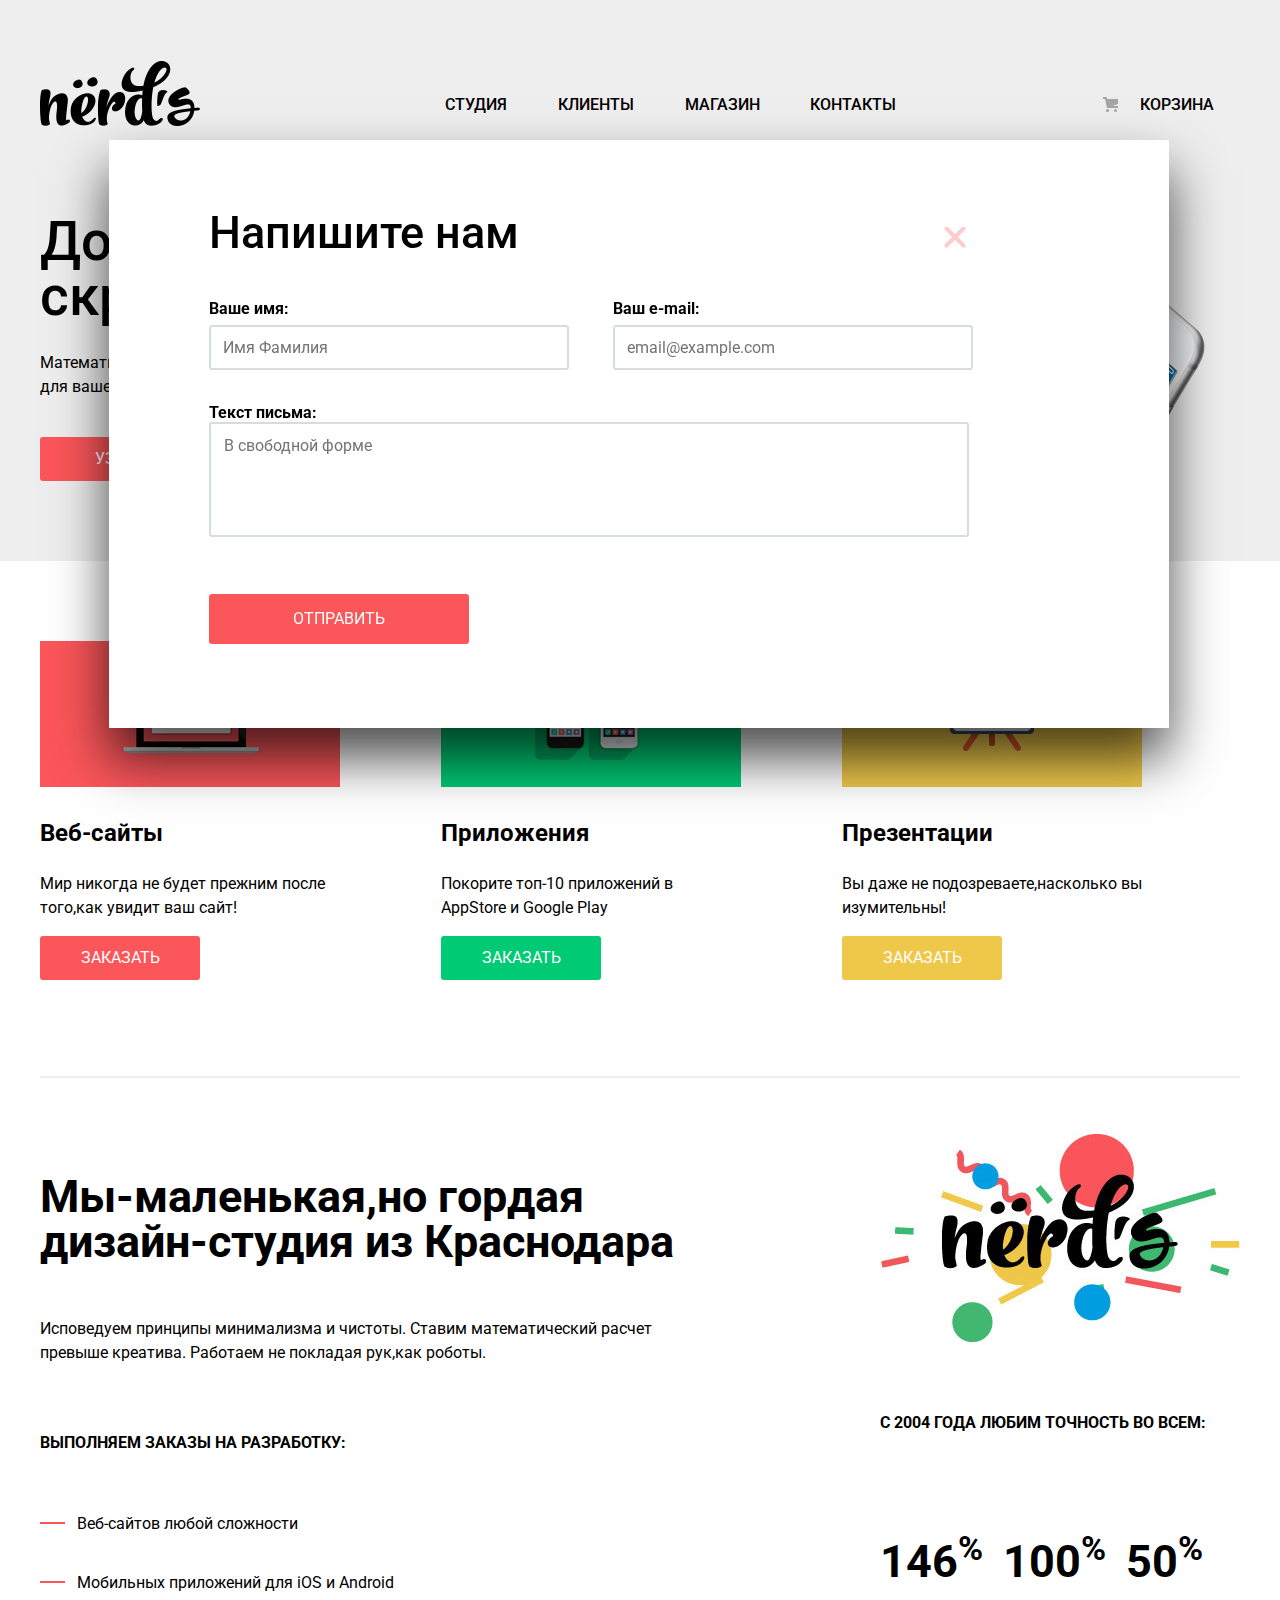
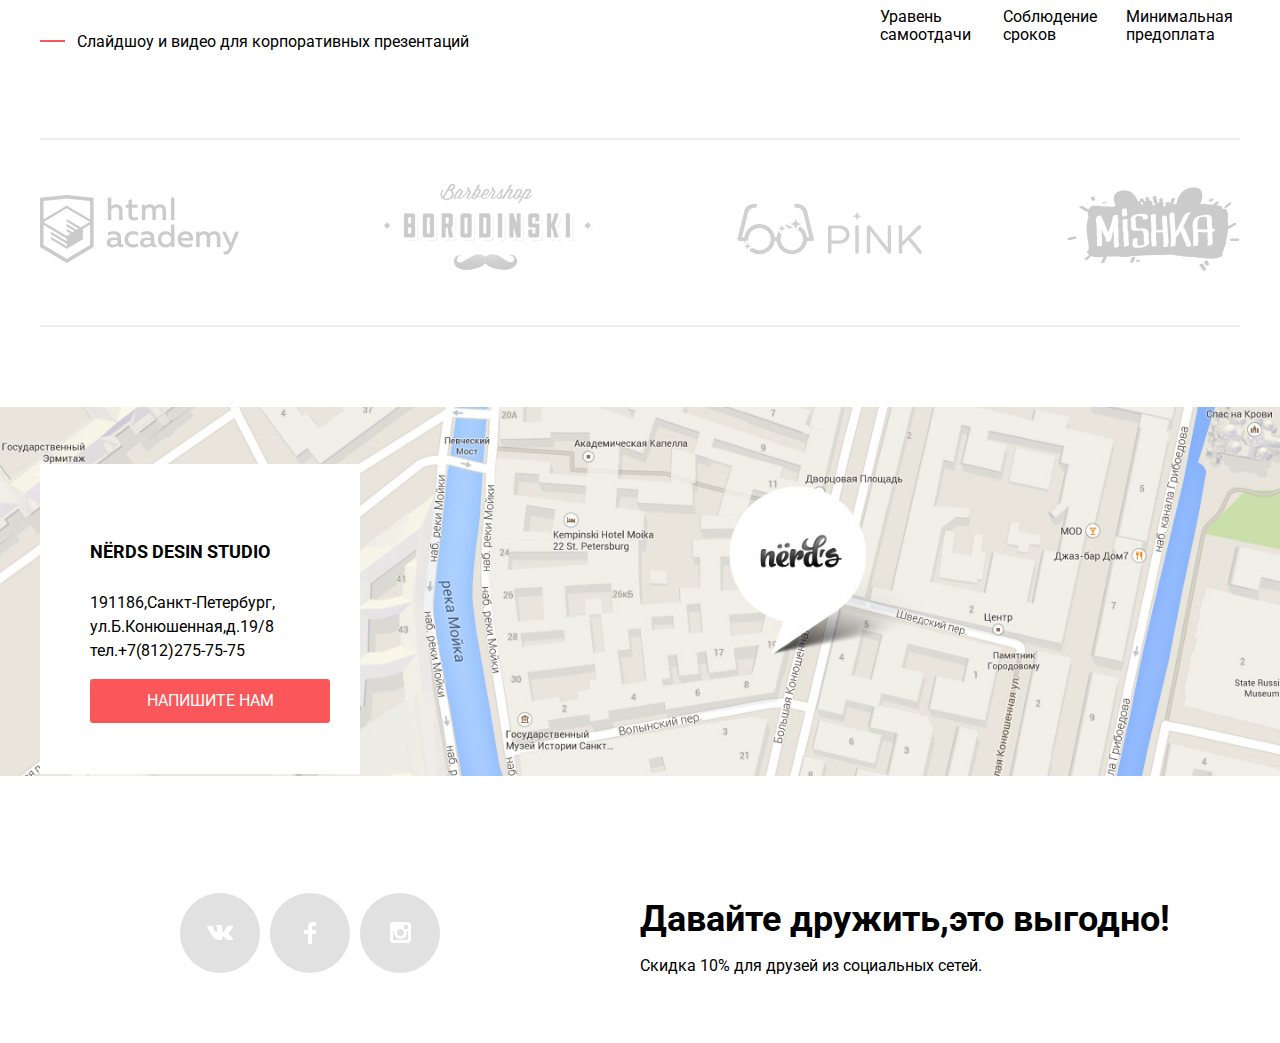
<file: index.html>
<!DOCTYPE html>
<html lang="ru">

<head>
  <meta charset="utf-8">
  <title>HTML Academy: Нёрдс</title>
  <link href="https://fonts.googleapis.com/css?family=Roboto:400,500,700&amp;subset=cyrillic" rel="stylesheet">
  <link rel="stylesheet" href="css/normalize.css">
  <link rel="stylesheet" href="css/style.css">
</head>

<body>
  <header class="main-header">
    <div class="container">
      <nav class="main-navigation">
        <a class="main-header-logo">
          <img src="img/nerds-logo.png" width="160" height="65" alt="Логотип дизайн-студии Нёрдс">
        </a>
        <ul class="site-navigation">
          <li><a href="index.html">Студия</a></li>
          <li><a href="clientage.html">Клиенты</a></li>
          <li><a href="catalog.html">Магазин</a></li>
          <li><a href="contacts.html">Контакты</a></li>
          <li><a class="cart-link" href="cart.html">Корзина</a></li>
        </ul>
      </nav>
    </div>
  </header>
  <div class="slider">
    <div class="container">
      <h2 class="visually-hidden">Преимущества</h2>
      <input class="visually-hidden" type="radio" id="product-1" name="toggle" checked>
      <input class="visually-hidden" type="radio" id="product-2" name="toggle">
      <input class="visually-hidden" type="radio" id="product-3" name="toggle">
      <!--    <div class="slider-controls">
        <label class="slider-controls-item slider-controls-item--1" for="product-1">Первый</label>
        <label class="slider-controls-item slider-controls-item--2" for="product-2">Второй</label>
        <label class="slider-controls-item slider-controls-item--3" for="product-3">Третий</label>
      </div> -->
      <ul class="slider-list">
        <li class="slider-item">
          <h3>Долго, дорого, скрупулезно.</h3>
          <p>Математически выверенный дизайн<br> для вашего сайта или мобильного приложения.</p>
          <a class="slider-item-button button" href="#">УЗНАТЬ БОЛЬШЕ</a>
        </li>
        <li class="slider-item">
          <h3>Любим математику как никто другой</h3>
          <p>Никакого креатива,только математические формулы для расчета идеальных пропорций.</p>
          <a class="slider-item-button button" href="#">УЗНАТЬ БОЛЬШЕ</a>
        </li>
        <li class="slider-item">
          <h3>Только ночь,<br>
              только хардкор</h3>
          <p>Работать днем,как все? Мы против этого.<br> Ближе к полуночи работа только начинается.</p>
          <a class="slider-item-button button" href="#">УЗНАТЬ БОЛЬШЕ</a>
        </li>
      </ul>
    </div>
  </div>
    <div class="container">
      <div class="container">
        <h2 class="visually-hidden">Услуги</h2>
        <div class="services">
          <ul class="services-list">
            <li class="index-item">
              <figure>
                <img src="img/illustration-1.jpg" width="300" height="146" alt="картинка">
              </figure>
              <h3>Веб-сайты</h3>
              <p>Мир никогда не будет прежним после того,как увидит ваш сайт!</p>
              <a class="button" href="order">Заказать</a>
            </li>
            <li class="index-item">
              <figure>
                <img src="img/illustration-2.jpg" width="300" height="146" alt="картинка">
              </figure>
              <h3>Приложения</h3>
              <p>Покорите топ-10 приложений в AppStore и Google Play</p>
              <a class="button button-green" href="order">Заказать</a>
            </li>
            <li class="index-item">
              <figure>
                <img src="img/illustration-3.jpg" width="300" height="146" alt="картинка">
              </figure>
              <h3>Презентации</h3>
              <p>Вы даже не подозреваете,насколько вы изумительны!</p>
              <a class="button button-yellow" href="order">Заказать</a>
            </li>
          </ul>
        </div>
    </div>
  </div>
  <div class="index-columns">
    <div class="container">
      <div class="info">
        <h2 class="visually-hidden">Информация о дизайн-студии</h2>
        <b>Мы-маленькая,но гордая<br> дизайн-студия из Краснодара</b>
        <p>
          Исповедуем принципы минимализма и чистоты. Ставим математический расчет<br> превыше креатива. Работаем не покладая рук,как роботы.
        </p>
        <h4>ВЫПОЛНЯЕМ ЗАКАЗЫ НА РАЗРАБОТКУ:</h4>
        <ul class="info-list">
          <li>Веб-сайтов любой сложности</li>
          <li>Мобильных приложений для iOS и Android</li>
          <li>Слайдшоу и видео для корпоративных презентаций</li>
        </ul>
      </div>
      <div class="features">
        <figure>
          <img src="img/nerds-illustration.jpg" width="360" height="208" alt="Картинка">
        </figure>
        <h4>С 2004 ГОДА ЛЮБИМ ТОЧНОСТЬ ВО ВСЕМ:</h4>
        <ul class="features-list">
          <li class="feature-item">
            <h3>146<sup>%</sup></h3>
            <p>Уравень самоотдачи</p>
          </li>
          <li class="feature-item">
            <h3>100<sup>%</sup></h3>
            <p>Соблюдение сроков</p>
          </li>
          <li class="feature-item">
            <h3>50<sup>%</sup></h3>
            <p>Минимальная предоплата</p>
          </li>
        </ul>
      </div>
    </div>
  </div>
  <div class="partners">
    <div class="container">
      <section class="partners">
        <ul class="partners-list">
          <li class="partners-item"><a href="#"><img src="img/logo-1.png" width="199" height="68" alt="Логотип htmlacademy"></a></li>
          <li class="partners-item"><a href="#"><img src="img/logo-2.png" width="209" height="90" alt="Логотип барбершопа Бородинский"></a></li>
          <li class="partners-item"><a href="#"><img src="img/logo-3.png" width="185" height="52" alt="Логотип мобильного приложения PINK"></a></li>
          <li class="partners-item"><a href="#"><img src="img/logo-4.png" width="173" height="84" alt="Логотип интернет-магазина MISHKA"></a></li>
        </ul>
      </section>
    </div>
  </div>
  <section class="map">
    <div class="map_wrapper">
      <img src="img/map.jpg" width="1440" height="416" alt="Офис компании по адресу:
                ул. Большая Конюшенная 19/8, Санкт-Петербург">
    </div>
    <div class="map-contact">
      <div class="container">
        <div class="adress">
          <h4>NЁRDS DESIN STUDIO</h4>
          <p>191186,Санкт-Петербург,<br> ул.Б.Конюшенная,д.19/8
            <br> тел.+7(812)275-75-75
          </p>
          <a class="button" href="contacts.html">Напишите нам</a>
        </div>
      </div>
    </div>
  </section>
  <footer class="main-footer">
      <div class="container">
        <ul class="footer-social">
          <li><a class="social-button" href="#"><span class="visually-hidden">Вконтакте</span><svg version="1.1" id="Layer_1" xmlns="http://www.w3.org/2000/svg" xmlns:xlink="http://www.w3.org/1999/xlink" x="0px" y="0px"
          	 width="26px" height="15px" viewBox="0 0 26 15" enable-background="new 0 0 26 15" xml:space="preserve">
          <path fill="#FFFFFF" d="M16.138,11.51c0.956-0.309,2.18,2.04,3.483,2.939c0.978,0.681,1.727,0.534,1.727,0.534l3.473-0.05
          	c0,0,1.815-0.112,0.957-1.554c-0.071-0.12-0.503-1.069-2.585-3.022c-2.177-2.043-1.882-1.712,0.739-5.244
          	c1.597-2.153,2.236-3.468,2.036-4.028c-0.192-0.539-1.365-0.399-1.365-0.399L20.69,0.713c-0.381,0.001-0.704,0.119-0.851,0.515
          	c-0.003,0.004-0.621,1.666-1.445,3.079c-1.741,2.989-2.436,3.148-2.724,2.961c-0.661-0.433-0.494-1.737-0.494-2.664
          	c0-2.897,0.432-4.105-0.846-4.417c-0.427-0.104-0.739-0.172-1.828-0.182c-1.392-0.021-2.574,0-3.244,0.329
          	c-0.445,0.223-0.786,0.712-0.579,0.74c0.26,0.035,0.843,0.16,1.155,0.586c0.401,0.552,0.389,1.789,0.389,1.789
          	s0.229,3.411-0.54,3.834c-0.528,0.29-1.25-0.302-2.803-3.016C6.087,2.879,5.488,1.345,5.488,1.345S5.372,1.06,5.162,0.904
          	C4.912,0.719,4.562,0.66,4.562,0.66L0.848,0.684c0,0-0.558,0.016-0.763,0.262C-0.097,1.164,0.07,1.614,0.07,1.614
          	s2.909,6.881,6.203,10.347c3.02,3.182,6.452,2.971,6.452,2.971h1.555c0,0,0.469-0.054,0.709-0.312
          	c0.224-0.24,0.214-0.691,0.214-0.691S15.172,11.82,16.138,11.51z"/>
          </svg></a></li>
          <li><a class="social-button" href="#"><span class="visually-hidden">Фейсбук</span><svg xmlns="http://www.w3.org/2000/svg" xmlns:xlink="http://www.w3.org/1999/xlink" x="0px" y="0px"
          	 width="12px" height="22px" viewBox="0 0 12 22" enable-background="new 0 0 12 22" xml:space="preserve">
          <path fill="#FFFFFF" d="M12,4V0H8C5.791,0,4,1.791,4,4v4H0v4h4v10h4V12h4V8H8V4H12z"/>
          </svg>
         </a></li>
          <li><a class="social-button" href="#"><span class="visually-hidden">Инстаграмм</span><?xml version="1.0" encoding="utf-8"?>
          <!-- Generator: Adobe Illustrator 15.0.0, SVG Export Plug-In . SVG Version: 6.00 Build 0)  -->
          <!DOCTYPE svg PUBLIC "-//W3C//DTD SVG 1.1//EN" "http://www.w3.org/Graphics/SVG/1.1/DTD/svg11.dtd">
          <svg version="1.1" id="Layer_1" xmlns="http://www.w3.org/2000/svg" xmlns:xlink="http://www.w3.org/1999/xlink" x="0px" y="0px"
          	 width="21px" height="21px" viewBox="0 0 21 21" enable-background="new 0 0 21 21" xml:space="preserve">
          <path fill="#FFFFFF" d="M18,0H3C1.35,0,0,1.35,0,3v15c0,1.65,1.35,3,3,3h15c1.65,0,3-1.35,3-3V3C21,1.35,19.65,0,18,0z M10.5,7
          	c1.93,0,3.5,1.57,3.5,3.5S12.43,14,10.5,14S7,12.43,7,10.5S8.57,7,10.5,7z M18,18H3V9h1.181C4.067,9.482,4,9.983,4,10.5
          	c0,3.59,2.91,6.5,6.5,6.5s6.5-2.91,6.5-6.5c0-0.517-0.066-1.018-0.181-1.5H18V18z M18,7h-4V3h4V7z"/>
          </svg>
          </a></li>
        </ul>
        <div class="discount">
          <b>Давайте дружить,это выгодно!</b>
          <p>Скидка 10% для друзей из социальных сетей.</p>
        </div>
      </div>
  </footer>
  <div class="modal modal-login">
    <div class="container">
      <h2>Напишите нам</h2>
      <form class="contacts-form" method="post" action="htts://htmlacademy.ru">
        <p class="contacts-name">
          <label for="contacts-name">Ваше имя:</label>
          <input id="contacts-name" type="text" name="name" placeholder="Имя Фамилия">
        </p>
        <p class="contacts-mail">
          <label for="contacts-mail">Ваш e-mail:</label>
          <input id="contacts-mail" type="email" placeholder="email@example.com">
        </p>
        <p class="comment-area">
          <label for="user-comment">Текст письма:</label>
          <textarea id="user-comment" type="user-comment" placeholder="В свободной форме"></textarea>
        </p>
        <button class="button" type="submit" name="send-form">Отправить</button>
      </form>
      <button class="close" type="button" name="close">Закрыть</button>
    </div>
  </div>

</body>

</html>
</file>
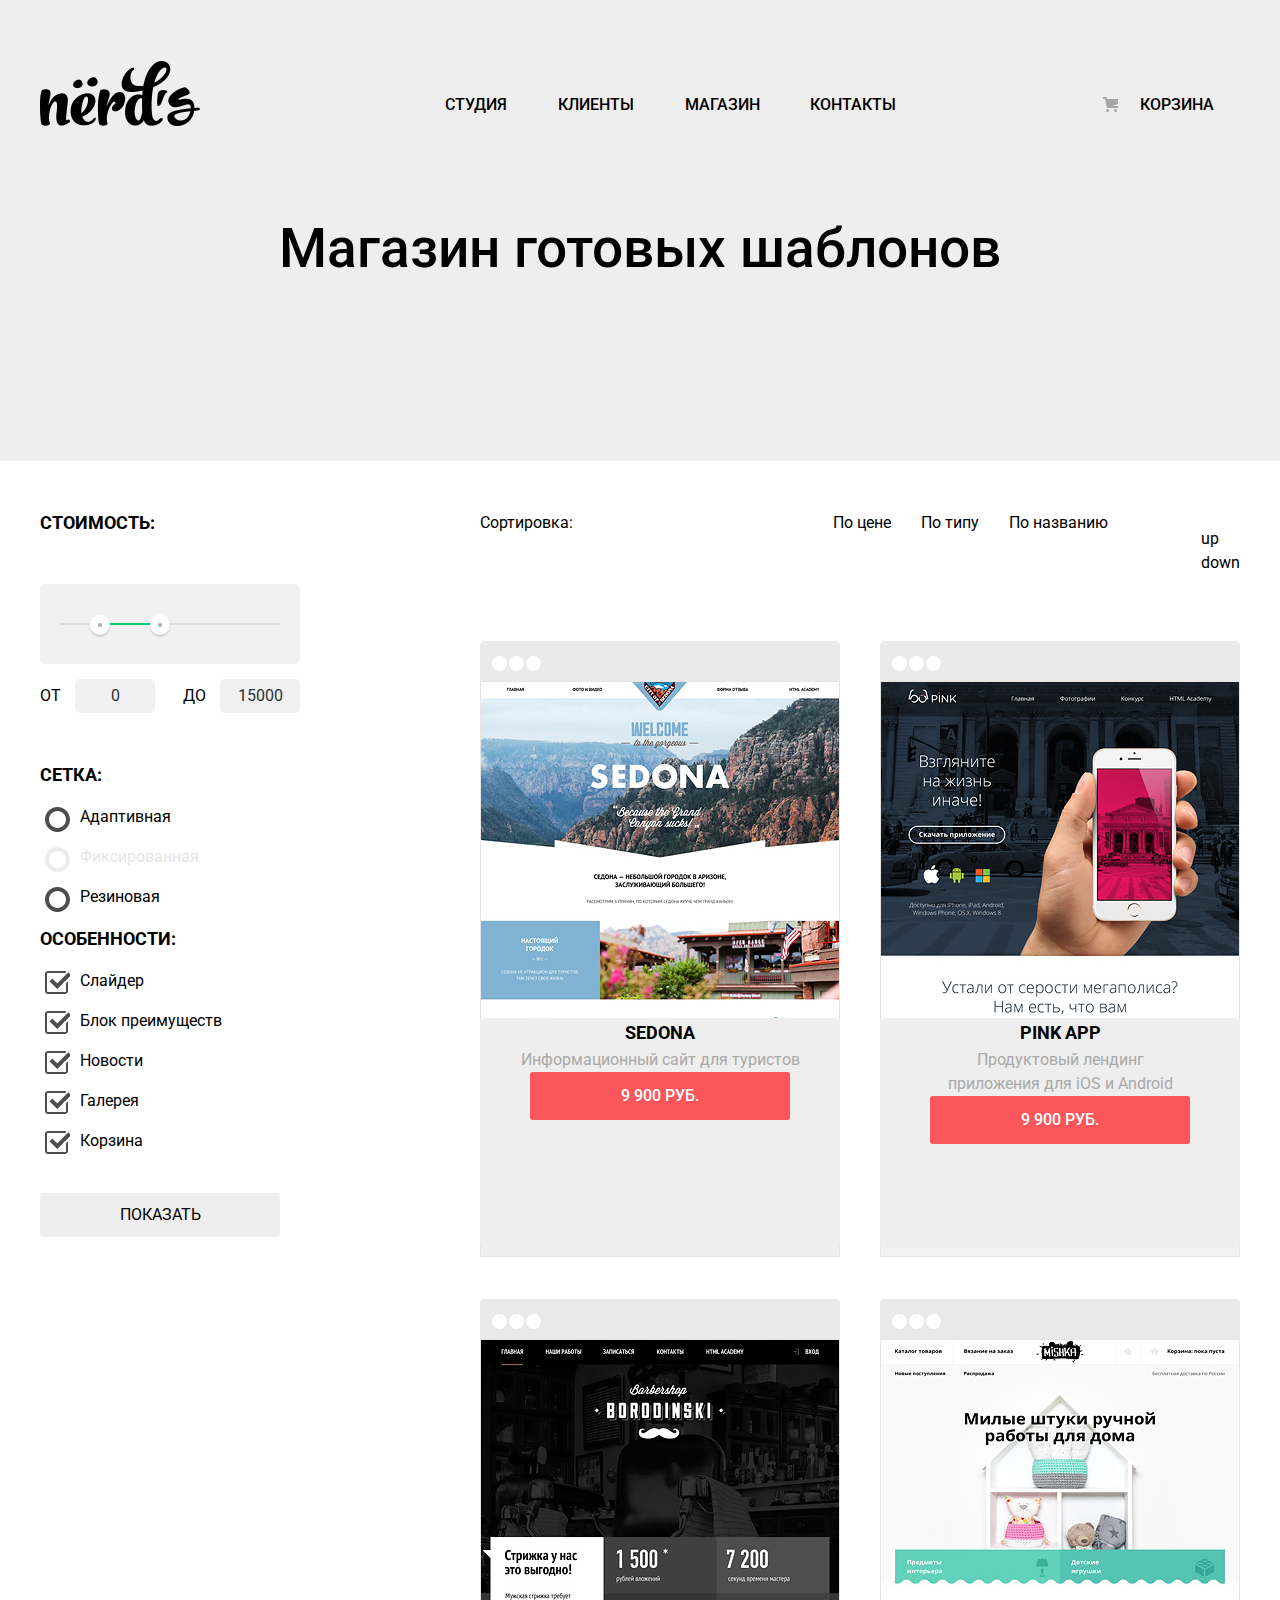
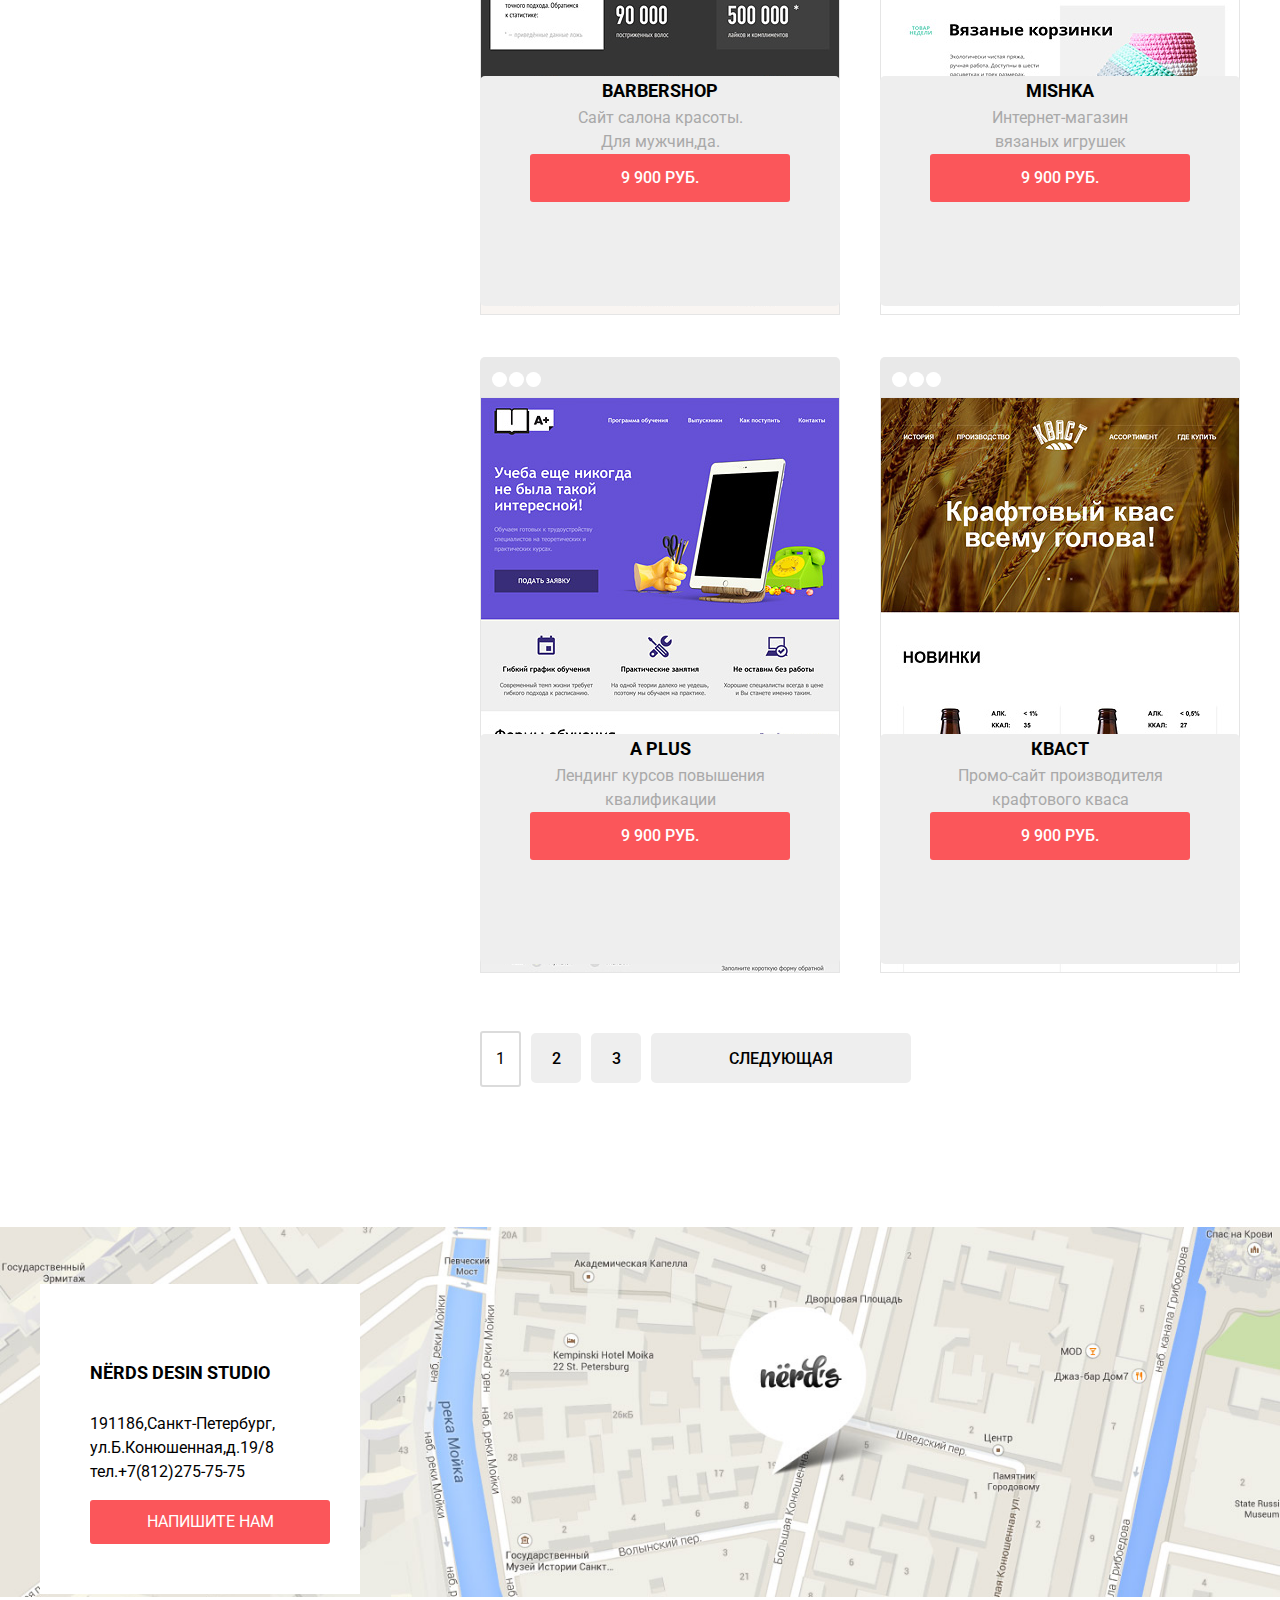
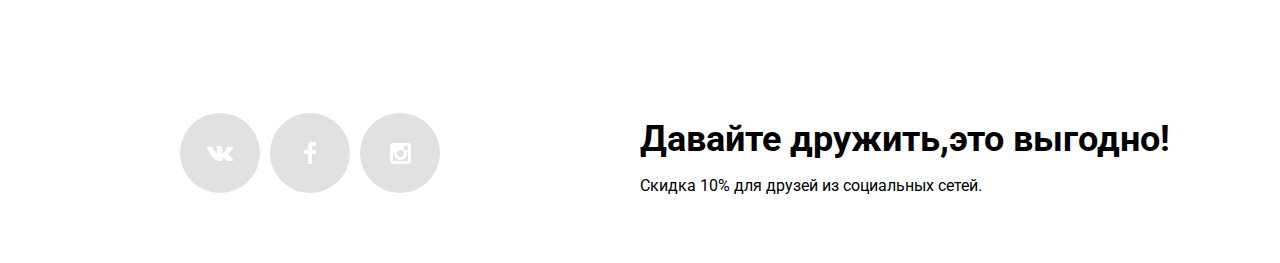
<file: catalog.html>
<!DOCTYPE html>
<html lang="ru">

<head>
  <meta charset="utf-8">
  <title>HTML Academy: Нёрдс</title>
  <link href="https://fonts.googleapis.com/css?family=Roboto:400,500,700&amp;subset=cyrillic" rel="stylesheet">
  <link rel="stylesheet" href="css/normalize.css">
  <link rel="stylesheet" href="css/style.css">
</head>

<body class="catalog-page">
  <header class="main-header">
    <div class="container">
      <nav class="main-navigation">
        <a class="main-header-logo" href="index.html">
           <img src="img/nerds-logo.png" width="160" height="65"  alt="Логотип дизайн-студии Нёрдс">
        </a>
        <ul class="site-navigation">
          <li><a href="index.html">Студия</a></li>
          <li><a href="clientage.html">Клиенты</a></li>
          <li class="site-navigation-current"><a href="nerds-catalog.html">Магазин</a></li>
          <li><a href="contacts.html">Контакты</a></li>
          <li><a class="cart-link" href="cart.html">Корзина</a></li>
        </ul>
      </nav>
    </div>
  </header>
  <h1>Магазин готовых шаблонов</h1>
  <div>
    <section class="container">
      <div class="catalog-columns">
        <div class="filters">
          <h2 class="visually-hidden">Фильтр товаров</h2>
          <form class="filters" method="get" action="https://echo.htmlacademy.ru">
            <div class="value">
              <fieldset class="filter-item">
                <legend>СТОИМОСТЬ:</legend>
                <div class="range-filter">
                  <div class="range-controls">
                    <div class="scale">
                      <div class="bar" style="margin-left: 20%; width: 30%"></div>
                    </div>
                    <div class="toggle toggle-min"></div>
                    <div class="toggle toggle-max"></div>
                  </div>
                  <div class="price-controls">
                    <label class="min-price">от <input name="min-price" type="text" value="0"></label>
                    <label class="max-price">до <input name="max-price" type="text" value="15000"></label>
                  </div>
                </div>
              </fieldset>
            </div>
            <legend>СЕТКА:</legend>
            <ul>
              <li class="filter-option">
                <input class="visually-hidden filter-input filter-input-radio" type="radio" name="product-group" value="adapt" id="filter-adapt" checked>
                <label for="filter-adapt">Адаптивная</label>
              </li>
              <li class="filter-option">
                <input class="visually-hidden filter-input filter-input-radio" type="radio" name="product-group" value="fixed" id="filter-fixed" disabled>
                <label for="filter-fixed">Фиксированная</label>
              </li>
              <li class="filter-option">
                <input class="visually-hidden filter-input filter-input-radio" type="radio" name="product-group" value="rubber" id="filter-rubber">
                <label for="filter-rubber">Резиновая</label>
              </li>
            </ul>
            </fieldset>
            <fieldset>
              <legend>ОСОБЕННОСТИ:</legend>
              <ul>
                <li class="filter-option">
                  <input class="visually-hidden filter-input filter-input-checkbox" type="checkbox" name="slider" id="filter-slider" checked>
                  <label for="filter-slider">Слайдер</label>
                </li>
                <li class="filter-option">
                  <input class="visually-hidden filter-input filter-input-checkbox" type="checkbox" name="advant" id="filter-advant">
                  <label for="filter-advant">Блок преимуществ</label>
                </li>
                <li class="filter-option">
                  <input class="visually-hidden filter-input filter-input-checkbox" type="checkbox" name="news" id="filter-news" checked>
                  <label for="filter-news">Новости</label>
                </li>
                <li class="filter-option">
                  <input class="visually-hidden filter-input filter-input-checkbox" type="checkbox" name="gallery" id="filter-gallery">
                  <label for="filter-gallery">Галерея</label>
                </li>
                <li class="filter-option">
                  <input class="visually-hidden filter-input filter-input-checkbox" type="checkbox" name="cart" id="filter-cart">
                  <label for="filter-cart">Корзина</label>
                </li>
              </ul>
            </fieldset>
          </form>
          <button type="submit" class="filter-button button">ПОКАЗАТЬ</button>
        </div>
        <div class="catalog">
          <div class="sorting">
            <h2 class="visually-hidden">Проекты</h2>
            <ul class="option-wrapper">
              <li>Сортировка:</li>
              <li>По цене</li>
              <li>По типу</li>
              <li>По названию</li>
            </ul>
            <ul class="choice">
              <li>
                <span>up</span>
              </li>
              <li>
                <span>down</span>
              </li>
              </ul>
          </div>
          <h2 class="visually-hidden">Список готовых шаблонов</h2>
          <ul class="catalog-list">
            <li class="catalog-item">
              <figure class="catalog-item-image">
                <img src="img/img-sedona.png" width="360" height="576" alt="Картинка SEDONA">
              </figure>
              <p class="catalog-item-price">
                <b>SEDONA</b><br>
                <span>Информационный сайт для туристов</span><br>
                <a class="button" href="#">9 900 РУБ.</a>
              </p>
            </li>
            <li class="catalog-item">
              <figure class="catalog-item-image">
                <img src="img/img-pink.png" width="360" height="576" alt="Картинка PINK">
              </figure>
              <p class="catalog-item-price">
                <b>PINK APP</b><br>
                <span>Продуктовый лендинг<br>приложения для iOS и Android
                </span><br>
                <a class="button" href="#">9 900 РУБ.</a>
              </p>
            </li>
            <li class="catalog-item">
              <figure class="catalog-item-image">
                <img src="img/img-barbershop.png" width="360" height="576" alt="Картинка барбершоп Бородинский">
              </figure>
              <p class="catalog-item-price">
                <b>BARBERSHOP</b><br>
                <span>Сайт салона красоты.<br>
                    Для мужчин,да.
                </span><br>
                <a class="button" href="#">9 900 РУБ.</a>
              </p>
            </li>
            <li class="catalog-item">
              <figure class="catalog-item-image">
                <img src="img/img-mishka.png" width="360" height="576" alt="Картинка интернет-магазина MISHKA">
              </figure>
              <p class="catalog-item-price">
                <b>MISHKA</b><br>
                <span>Интернет-магазин<br>
                      вязаных игрушек
                </span><br>
                <a class="button" href="#"> 9 900 РУБ.</a>
              </p>
            </li>
            <li class="catalog-item">
              <figure class="catalog-item-image">
                <img src="img/img-aplus.png" width="360" height="576" alt="Картинка A+">
              </figure>
              <p class="catalog-item-price">
                <b>A PLUS</b><br>
                <span>Лендинг курсов повышения<br>
                   квалификации
                </span><br>
                <a class="button" href="#">9 900 РУБ.</a>
              </p>
            </li>
            <li class="catalog-item">
              <figure class="catalog-item-image">
                <img src="img/img-kvast.png" width="360" height="576" alt="Картинка магазина Кваст">
              </figure>
              <p class="catalog-item-price">
                <b>КВАСТ</b><br>
                <span>Промо-сайт производителя<br>
                    крафтового кваса
                </span><br>
                <a class="button" href="#">9 900 РУБ.</a>
              </p>
            </li>
          </ul>
          <ul class="pagination-list">
            <li class="paginator-item paginator-item-current">1</li>
            <li class="paginator-item"><a href="#">2</a></li>
            <li class="paginator-item"><a href="#">3</a></li>
            <li class="paginator-item"><a href="#">СЛЕДУЮЩАЯ</a></li>
          </ul>
        </div>
      </div>
    </section>
  </div>
  <section class="map">
    <div class="map_wrapper">
      <img src="img/map.jpg" width="1440" height="416" alt="Офис компании по адресу:
                  ул. Большая Конюшенная 19/8, Санкт-Петербург">
    </div>
    <div class="map-contact">
      <div class="container">
        <div class="adress">
          <h4>NЁRDS DESIN STUDIO</h4>
          <p>191186,Санкт-Петербург,<br> ул.Б.Конюшенная,д.19/8
            <br> тел.+7(812)275-75-75
          </p>
          <a class="button" href="contacts.html">Напишите нам</a>
        </div>
      </div>
    </div>
  </section>
  <footer class="main-footer">
      <div class="container">
        <ul class="footer-social">
          <li><a class="social-button" href="#"><span class="visually-hidden">Вконтакте</span><svg version="1.1" id="Layer_1" xmlns="http://www.w3.org/2000/svg" xmlns:xlink="http://www.w3.org/1999/xlink" x="0px" y="0px"
          	 width="26px" height="15px" viewBox="0 0 26 15" enable-background="new 0 0 26 15" xml:space="preserve">
          <path fill="#FFFFFF" d="M16.138,11.51c0.956-0.309,2.18,2.04,3.483,2.939c0.978,0.681,1.727,0.534,1.727,0.534l3.473-0.05
          	c0,0,1.815-0.112,0.957-1.554c-0.071-0.12-0.503-1.069-2.585-3.022c-2.177-2.043-1.882-1.712,0.739-5.244
          	c1.597-2.153,2.236-3.468,2.036-4.028c-0.192-0.539-1.365-0.399-1.365-0.399L20.69,0.713c-0.381,0.001-0.704,0.119-0.851,0.515
          	c-0.003,0.004-0.621,1.666-1.445,3.079c-1.741,2.989-2.436,3.148-2.724,2.961c-0.661-0.433-0.494-1.737-0.494-2.664
          	c0-2.897,0.432-4.105-0.846-4.417c-0.427-0.104-0.739-0.172-1.828-0.182c-1.392-0.021-2.574,0-3.244,0.329
          	c-0.445,0.223-0.786,0.712-0.579,0.74c0.26,0.035,0.843,0.16,1.155,0.586c0.401,0.552,0.389,1.789,0.389,1.789
          	s0.229,3.411-0.54,3.834c-0.528,0.29-1.25-0.302-2.803-3.016C6.087,2.879,5.488,1.345,5.488,1.345S5.372,1.06,5.162,0.904
          	C4.912,0.719,4.562,0.66,4.562,0.66L0.848,0.684c0,0-0.558,0.016-0.763,0.262C-0.097,1.164,0.07,1.614,0.07,1.614
          	s2.909,6.881,6.203,10.347c3.02,3.182,6.452,2.971,6.452,2.971h1.555c0,0,0.469-0.054,0.709-0.312
          	c0.224-0.24,0.214-0.691,0.214-0.691S15.172,11.82,16.138,11.51z"/>
          </svg></a></li>
          <li><a class="social-button" href="#"><span class="visually-hidden">Фейсбук</span><svg xmlns="http://www.w3.org/2000/svg" xmlns:xlink="http://www.w3.org/1999/xlink" x="0px" y="0px"
          	 width="12px" height="22px" viewBox="0 0 12 22" enable-background="new 0 0 12 22" xml:space="preserve">
          <path fill="#FFFFFF" d="M12,4V0H8C5.791,0,4,1.791,4,4v4H0v4h4v10h4V12h4V8H8V4H12z"/>
          </svg></a></li>
          <li><a class="social-button" href="#"><span class="visually-hidden">Инстаграм</span><?xml version="1.0" encoding="utf-8"?>
          <!-- Generator: Adobe Illustrator 15.0.0, SVG Export Plug-In . SVG Version: 6.00 Build 0)  -->
          <!DOCTYPE svg PUBLIC "-//W3C//DTD SVG 1.1//EN" "http://www.w3.org/Graphics/SVG/1.1/DTD/svg11.dtd">
          <svg version="1.1" id="Layer_1" xmlns="http://www.w3.org/2000/svg" xmlns:xlink="http://www.w3.org/1999/xlink" x="0px" y="0px"
          	 width="21px" height="21px" viewBox="0 0 21 21" enable-background="new 0 0 21 21" xml:space="preserve">
          <path fill="#FFFFFF" d="M18,0H3C1.35,0,0,1.35,0,3v15c0,1.65,1.35,3,3,3h15c1.65,0,3-1.35,3-3V3C21,1.35,19.65,0,18,0z M10.5,7
          	c1.93,0,3.5,1.57,3.5,3.5S12.43,14,10.5,14S7,12.43,7,10.5S8.57,7,10.5,7z M18,18H3V9h1.181C4.067,9.482,4,9.983,4,10.5
          	c0,3.59,2.91,6.5,6.5,6.5s6.5-2.91,6.5-6.5c0-0.517-0.066-1.018-0.181-1.5H18V18z M18,7h-4V3h4V7z"/>
          </svg></a></li>
        </ul>
        <div class="discount">
          <b>Давайте дружить,это выгодно!</b>
          <p>Скидка 10% для друзей из социальных сетей.</p>
        </div>
      </div>
  </footer>


</body>

</html>
</file>
<file: css/style.css>
body {
  margin: 0;
  padding: 0;
  min-width: 1200px;
  color: #000000;
  background-color: #ffffff;
  font-family: Roboto, Arial, sans-serif;
  font-size: 16px;
  font-weight: 400;
  line-height: 24px;
}

a {
  text-decoration: none;
}

img  {
  max-width: 100%;
  height: auto;
}

.visually-hidden:not(:focus):not(:active) {
  position: absolute;
  width: 1px;
  height: 1px;
  margin: -1px;
  border: 0;
  padding: 0;
  white-space: nowrap;
  clip-path: inset(100%);
  clip: rect(0 0 0 0);
  overflow: hidden;
}

.container {
  width: 1200px;
  margin: 0 auto;
  padding: 0;
  box-sizing: border-box;
}

.main-header {
  background: #eeeeee;
  padding: 50px 0 0;
}

.main-navigation {
  width: 1180px;
  display: flex;
  flex-direction: row;
  justify-content: space-between;
  line-height: 10px;
  align-items: center;
}

.site-navigation {
  display: flex;
  justify-content: space-between;
  align-items: center;
  flex-wrap: wrap;
  width: 820px;
  padding: 0;
  margin-left: 180px;
  margin-top: 40px;
  line-height: 30px;
  text-transform: uppercase;
  color: #000000;
  background-color: #eeeeee;
  font-size: 16px;
  font-weight: 500;
  list-style: none;
}

.site-navigation li:last-child {
  padding-left: 200px;
}


.site-navigation li {
  padding: 0;
  padding-left: 45px;
}

 .cart-link {
  position: relative;
  width: 80px;
  padding-left: 38px;

}

.cart-link::before {
  content: "";
  position: absolute;
  top: 7px;
  left: 1px;
  width: 15px;
  height: 15px;
  background-image: url(../img/cart-icon.svg);
  background-repeat: no-repeat;
}

.main-header-logo img:hover {
  opacity: 0.8;
}

.main-header-logo img:active {
  opacity: 0.3;
}

.site-navigation a {
  display: block;
  color: #000000;
}

.site-navigation a:hover {
  color: #fb565a;
}

.site-navigation a:focus {
  color: rgba(0, 0, 0, 0.3);
}

.site-navigation a:active {
  border-bottom: 2px solid red;
}



.slider {
  position: relative;
  background: #eeeeee;
}

.slider-controls {
  position: absolute;
  left: 50%;
  bottom: 104px;
  z-index: 100;
  width: 160px;
  height: 18px;
  text-align: center;
  font-size: 0;
  transform: translateX(-50%);
}

.slider-controls label {
  position: relative;
  display: inline-block;
  width: 18px;
  height: 18px;
  padding: 8px;
  border-radius: 50%;
  cursor: pointer;
}

.slider-controls label::after {
  content: "";
  position: absolute;
  top: 8px;
  left: 8px;
  z-index: 1;
  width: 18px;
  height: 18px;
  background: #ffffff;
  border-radius: 50%;
}

.slider-list {
  margin: 0;
  padding: 0;
  list-style: none;
}

.slider-item {
  display: none;
  padding: 78px 0 80px 0;
}

.slider-item:nth-child(1) {
  background-image: url(../img/slide1.png);
  background-repeat: no-repeat;
  background-position: 93% 18px;
}

.slider-item:nth-child(2) {
  background-image: url("img/slide2.png");
  background-repeat: no-repeat;
  background-position: 100% 0;
}

.slider-item:nth-child(3) {
  background-image: url("img/slide3.png");
  background-repeat: no-repeat;
  background-position: 100% 20px;
}

#product-1:checked ~ .slider-list .slider-item:nth-child(1) {
  display: block;
}

#product-2:checked ~ .slider-list .slider-item:nth-child(2) {
  display: block;
}

#product-3:checked ~ .slider-list .slider-item:nth-child(3) {
  display: block;
}

#product-1:checked ~ .slider-controls .slider-controls-item--1::before,
#product-2:checked ~ .slider-controls .slider-controls-item--2::before,
#product-3:checked ~ .slider-controls .slider-controls-item--3::before {
  content: "";
  position: absolute;
  left: 50%;
  top: 50%;
  z-index: 2;
  width: 4px;
  height: 4px;
  margin: -4px;
  background-color: inherit;
  border: 2px solid #c1c1c1;
  border-radius: 50%;
}

.slider-item h3 {
  max-width: 600px;
  margin: 0;
  margin-bottom: 27px;
  font-size: 55px;
  line-height: 55px;
  font-weight: 500;
}

.slider-item p {
  max-width: 430px;
  margin: 0;
  margin-bottom: 38px;
}

.button {
  display: block;
  width: 240px;
  padding: 13px 0;
  font-size: 16px;
  line-height: 18px;
  color: #ffffff;
  text-transform: uppercase;
  text-align: center;
  text-decoration: none;
  background-color: #fb565a;
  border-radius: 3px;
  border: none;
}

.button:hover,
.button:focus {
  background-color: #e74246;
}

.button:active {
  background-color: #d7373b;
  color: rgba(255, 255, 255, 0.3);
  box-shadow: 0 3px rgba(0, 0, 0, 0.1) inset;
}

.button-green {
  background-color: #00ca74;
}

.button-green:hover {
  background-color: #00bc6c;
}

.button-green:active {
  background-color: #00aa62;
}

.button-yellow {
  background-color: #efc84a;
}

.button-yellow:hover {
  background-color: #eab534;
}

.button-yellow:active {
  background-color: #e5a722;
}

.services-list {
  display: flex;
  justify-content: space-between;
  align-items: center;
  list-style: none;
  margin-top: 80px;
  padding: 0;
  border-bottom: 2px solid #eeeeee;
}

.index-item {
  width: 300px;
  height: 350px;
  margin-right: 98px;
  margin-bottom: 85px;
}

.index-item figure {
  margin: 0;
}

.index-item:nth-child(1) {
  margin-left: 0px;
}

.services .button {
  width: 160px;
}

.index-columns .container {
  display: flex;
  justify-content: space-between;
  border-bottom: 2px solid #eeeeee;
}

.info {
  margin-top: 80px;
  margin-bottom: 78px;
}

.features {
  width: 360px;
  margin-left: 135px;
}

.info b {
  margin: 0;
  font-size: 45px;
  line-height: 45px;
  padding-bottom: 34px;
}

.info p {
  padding-top: 37px;
  padding-bottom: 45px;
}

.info-list li {
  position: relative;
  padding-top: 35px;
  padding-left: 37px;
}

.info-list li::before {
  content: "";
  position: absolute;
  width: 25px;
  height: 2px;
  background-color: #fb565a;
  background-repeat: repeat;
  left: 0;
  top: 45px;
}

.services-list h3 {
  font-size: 24px;
  line-height: 30px;
}

.info-list {
  margin: 0;
  list-style: none;
  padding: 0;
}

.features figure {
  margin: 0;
}

.features img {
  width: 360px;
  height: 208px;
  padding-top: 40px;
}

.features h4 {
  padding-top: 41px;
  padding-bottom: 50px;
}

.features-list {
  margin: 0;
  padding: 0;
  display: flex;
  justify-content: space-between;
  list-style: none;
}

.feature-item {
  min-width: 100px;
  text-align: left;
  padding-top: 50px;
  padding-right: 23px;
  padding-bottom: 78px;
}

.feature-item p {
  font-size: 16px;
  line-height: 18px;
  padding-top: 25px;
}

.feature-item h3 {
  margin: 0;
  font-size: 45px;
  line-height: 10px;
}

.partners img {
  opacity: 0.2;
}

.partners img:hover {
  opacity: 1;
}

.partners img:active {
  opacity: 0.1;
}

.partners .container {
  border-bottom: 2px solid #eeeeee;
}

.partners-list {
  display: flex;
  justify-content: space-between;
  align-items: center;
  flex-wrap: wrap;
  list-style: none;
  min-height: 185px;
  margin: 0;
  padding: 0;
}

.map {
  position: relative;
  height: 416px;
  padding-top: 80px;
}

.map_wrapper {
  position: absolute;
  width: 100%;
  height: 100%;
  text-align: center;
  margin: 0 auto;
  z-index: 1;
}

.map-contact {
  position: absolute;
  top: 0;
  height: 100%;
  width: 100%;
  z-index: 2;
}

.adress {
  width: 320px;
  height: 310px;
  box-sizing: border-box;
  background-color: #ffffff;
  padding: 50px 45px 50px 50px;
  margin-top: 137px;
  margin-bottom: 55px;
  margin-left: 0;
}

.adress button {
  width: 220px;
  height: 50px;
}

.adress h4 {
  font-size: 18px;
  line-height: 30px;
  font-weight: bold;
}


.main-footer .container {
  display: flex;
  justify-content: space-between;
  flex-direction: row;
  margin: 0;
}

.footer-social {
  display: flex;
  justify-content: space-between;
  width: 260px;
  margin-left: 140px;
  margin-top: 70px;
  margin-bottom: 70px;
}

.footer-social li {
  list-style: none;
}

.social-button {
  display: flex;
  justify-content: center;
  align-items: center;
  width: 80px;
  height: 80px;
  background: #e1e1e1;
  border-radius: 50%;
  text-align: center;
}

.social-button:hover,
.social-button:focus {
  background-color: #e74246;
}

.social-button:active {
  background-color: #d7373b;
}

.discount {
  margin-top: 78px;
  margin-left: 140px;
  width: 560px;
}

 .discount b {
   font-size: 36px;
   line-height: 36px;
   font-weight: 700;
 }


/* Модальное окно*/

 .modal-login {
  display: flex;
  flex-wrap: wrap;
  position: fixed;
  left: 46%;
  top: 140px;
  background-color: #ffffff;
  width: 960px;
  margin-left: -480px;
  padding-top: 70px;
  padding-left: 100px;
  padding-bottom: 84px;
  box-shadow: 0 30px 50px rgba(0, 0, 0, 0.7);
}

.modal-login h2 {
  margin: 0;
  margin-bottom: 45px;
  font-size: 45px;
  line-height: 45px;
  font-weight: 500;
  color: #000000;
}

.modal-login label {
  display: block;
  font: inherit;
  font-size: 16px;
  line-height: 18px;
  font-weight: 700;
}

.modal-login p {
  display: inline-block;
  margin: 0;
  padding: 0;
  line-height: 0;
}

.modal-login input {
  box-sizing: border-box;
  width: 360px;
  height: 45px;
  padding-left: 12px;
  padding-right: 10px;
  margin-bottom: 34px;
  margin-top: 7px;
  border: 2px solid #d7dcde;
  border-radius: 3px;
}

.modal-login textarea {
  box-sizing: border-box;
  width: 760px;
  min-height: 115px;
  padding: 13px;
  border: 2px solid #d7dcde;
  border-radius: 3px;
  resize: none;
}

.modal-login input:hover,
.modal-login textarea:hover {
  color: rgba(0, 0, 0, 0.5);
  border-color: #b4b9bb;
}

.modal-login input:focus,
.modal-login textarea:focus {
  border-color: #000000;
  color: #000000;
  outline: none;
}

.modal-login .contacts-mail {
  margin-left: 40px;
}

.close {
  width: 21px;
  height: 21px;
  position: absolute;
  top: 20px;
  right: 200px;
  font-size: 0;
  cursor: pointer;
  border: none;
  opacity: 0.3;
  background-color: #ffffff;
}

.close::before,
.close::after {
  content: "";
  position: absolute;
  width: 28px;
  height: 4px;
  right: 0;
  border-radius: 3px;
  background-color: #ff555a;
}

.close::before {
  transform: rotate(45deg);
}

.close::after {
  transform: rotate(-45deg);
}

.close:hover,
.close:focus {
  opacity: 1;
  outline: none;
}

.close:active {
  opacity: 0.1;
  outline: none;
}

.modal-login button {
  width: 260px;
  height: 50px;
  border: none;
  border-radius: 3px;
  margin-top: 50px;
  outline: none;
}

/*каталог*/

.caption {
  min-width: 1440px;
  margin: 0;
  padding: 0;
}

.catalog-columns {
  display: flex;
  justify-content: space-between;
}

.filters {
  margin: 0;
  padding: 0;
  padding-top: 25px;
  width: 260px;
}

.catalog {
  width: 760px;
  min-height: 1915px;
}

.sorting {
  display: flex;
  justify-content: space-between;
  width: 760px;
  min-height: 32px;
  margin-top: 50px;
}


.option-wrapper {
  display: flex;
  justify-content: flex-start;
  flex-wrap: wrap;
  margin: 0;
  padding: 0;
}

.option-wrapper li {
  margin: 0;
  padding-right: 30px;
  list-style: none;
}

.option-wrapper li:first-child {
  padding-right: 260px;
}

.catalog-list {
  display: flex;
  flex-wrap: wrap;
  padding: 0;
  margin: 0;
  margin-top: 50px;
  list-style: none;
}
.sorting .choice {
  list-style: none;

}

.option-wrapper li:hover,
.sorting .choice:hover {
  opacity: 0.6;
}

.option-wrapper li:active,
.sorting .choice:active {
  opacity: 1;
}

.catalog-item {
  position: relative;
  width: 360px;
  margin-bottom: 35px;
  margin-right: 40px;
  border-top: 40px solid #e9e9e9;
  border-radius: 5px;
}

.catalog-item:hover {
  box-shadow: 0 20px 20px rgba(0, 0, 0, 0.1);
  border-top: 40px solid #4d4d4d;
}

.catalog-list figure {
  margin: 0;
}

.catalog-item::after {
  content: "";
  height: 15px;
  width: 15px;
  background: #fff;
  border-radius: 50%;
  box-shadow: 17px 0 0 #fff,34px 0 0 #fff;
  position: absolute;
  left: 12px;
  top: -25px;
}

.catalog-item:nth-child(2n) {
  margin-right: 0;
}

.catalog-page h1 {
  min-height: 240px;
  margin: 0px;
  padding-top: 85px;
  font-size: 55px;
  line-height: 55px;
  font-weight: 500;
  text-align: center;
  background-color: #eeeeee;
}

.catalog-item-price {
  width: 360px;
  height: 230px;
  background-color: #eeeeee;
  text-align: center;
  position: absolute;
  bottom: 0;
  z-index: 100;
  display: ;
  border-radius: 5px;
}

.catalog-item-price a {
  background-color: #fb565a;
  color: #fff;
  font-weight: 500;
  line-height: 18px;
  text-transform: uppercase;
  display: block;
  width: 200px;
  padding: 15px 30px;
  margin: auto;
}

.catalog-item-price span {
  line-height: 18px;
  color: #a9a9a9;
  margin: 0;
  padding: 15px 0 32px 0;
}

.catalog-item-price a:hover {
  background-color: #e74246;
}

.catalog-item-price a:active,
.catalog-item-price a:focus {
  background-color: #d7373b;
  color: #e37376;
}

.filter-item {
  margin: 0;
  padding: 0;
  border: none;
}

.range-filter {
  width: 260px;
  margin-top: 49px;
}

.filters legend {
  font-size: 18px;
  font-weight: 700;
  line-height: 24px;
  text-transform: uppercase;
  margin-top: 50px;
}

.filters fieldset {
  margin: 0;
  padding: 0;
  border: none;
  margin-bottom: 22px;
}

.filter-option {
  margin-bottom: 20px;
  padding-left: 40px;
}

.filter-option label {
  position: relative;
  display: block;
  cursor: pointer;
  user-select: none;
}

.filter-input-checkbox + label::before {
  display: block;
  content: "";
  position: absolute;
  left: -35px;
  top: 0;
  width: 25px;
  height: 25px;
  background-image: url(../img/checkbox-on.svg);
  background-repeat: no-repeat;
  background-position: 0 0;
}

.filter-input-radio + label::before {
  content: "";
  position: absolute;
  left: -35px;
  top: 0;
  width: 25px;
  height: 25px;
  background-image: url(../img/radio-off.svg);
  background-repeat: no-repeat;
  background-position: 0 0;
}

.filter-input[type="checkbox"],
.filter-input[type="radio"] {
  display: none;
}

.range-controls {
  position: relative;
  height: 41px;
  margin-bottom: 15px;
  padding-top: 39px;
  padding-right: 20px;
  padding-left: 20px;
  background-color: #f1f1f1;
  border-radius: 5px;
}

.range-controls .scale {
  height: 2px;
  background: #d7dcde;
}

.range-controls .bar {
  width: 70%;
  height: 2px;
  background: #00ca74;
}

.range-controls .toggle {
  position: absolute;
  top: 31px;
  left: 0;
  width: 4px;
  height: 4px;
  padding: 0;
  border: 8px solid #ffffff;
  background-color: #ababab;
  box-shadow: 0 2px 1px 0 #cfcfcf;
  border-radius: 50%;
  cursor: pointer;
}

.range-controls .toggle-min {
  left: 50px;
}

.range-controls .toggle-max {
  left: 110px;
}

.price-controls {
  font-size: 0;
}

.price-controls label {
  display: inline-block;
  width: 50%;
  font-size: 16px;
  text-transform: uppercase;
}

.price-controls input {
  width: 60px;
  padding: 8px 10px;
  margin-left: 10px;
  font-family:  Roboto, Arial, sans-serif;
  font-size: 16px;
  text-align: center;
  color: #283136;
  border: none;
  border-radius: 5px;
  background: #f1f1f1;
}

.max-price {
  text-align: right;
}

.filters ul {
  margin: 0;
  margin-top: 20px;
  padding: 0;
  list-style: none;
  line-height: 20px;
}

.filter-option input {
  opacity: 0.4;
}

.filter-option input:hover + label {
  color: #4d4d4d;
}

.filter-option input:disabled + label {
  opacity: 0.1;
}

.filters button {
  color: #000000;
  background-color: #eeeeee;
  outline: none;
}

.filters button:hover {
  color: #000000;
  background-color: #dfdfdf;
}

.filters button:focus {
  color: #959595;
  box-shadow: inset 3px;
  background-color: #d5d5d5;
}

.catalog-item-price b {
  font-size: 18px;
  font-weight: bold;
  line-height: 30px;
  margin: 0;
  padding: 25px 0 0 0;
}

.catalog-item:hover .catalog-item-price,
.catalog-item:focus .catalog-item-price {
  display: block;
}

.pagination-list {
  display: flex;
  align-items: baseline;
  margin-bottom: 60px;
  padding: 0;
  list-style: none;
}

.paginator-item a {
  display: block;
  box-sizing: border-box;
  width: 50px;
  height: 50px;
  padding: 17px 0;
  margin-right: 10px;
  text-transform: uppercase;
  font-size: 16px;
  line-height: 18px;
  font-weight: 500;
  color: #000000;
  background-color: #eeeeee;
  border-radius: 5px;
  text-align: center;
}

.paginator-item:last-child a {
  width: 260px;
}

.paginator-item-current  {
  margin-right: 10px;
  padding: 14px;
  background-color: #ffffff;
  border: 2px solid #dbdbdb;
  border-radius: 3px;
}

.paginator-item-current:hover,
.paginator-item a:hover {
  color: #000000;
  background-color: #dfdfdf;
}

.paginator-item-current:focus {
  color: #959595;
  border-top: #959595;
  background-color: #d5d5d5;
}

.paginator-item-current:active {
  color: #000000;
  border: 2px solid #dbdbdb;
  background-color: #ffffff;
}

.paginator-item a:focus {
  color: #959595;
  border-top: #959595;
  background-color: #d5d5d5;
}

.paginator-item a:active {
  color: #000000;
  border: 2px solid #dbdbdb;
  background-color: #ffffff;
}
</file>
